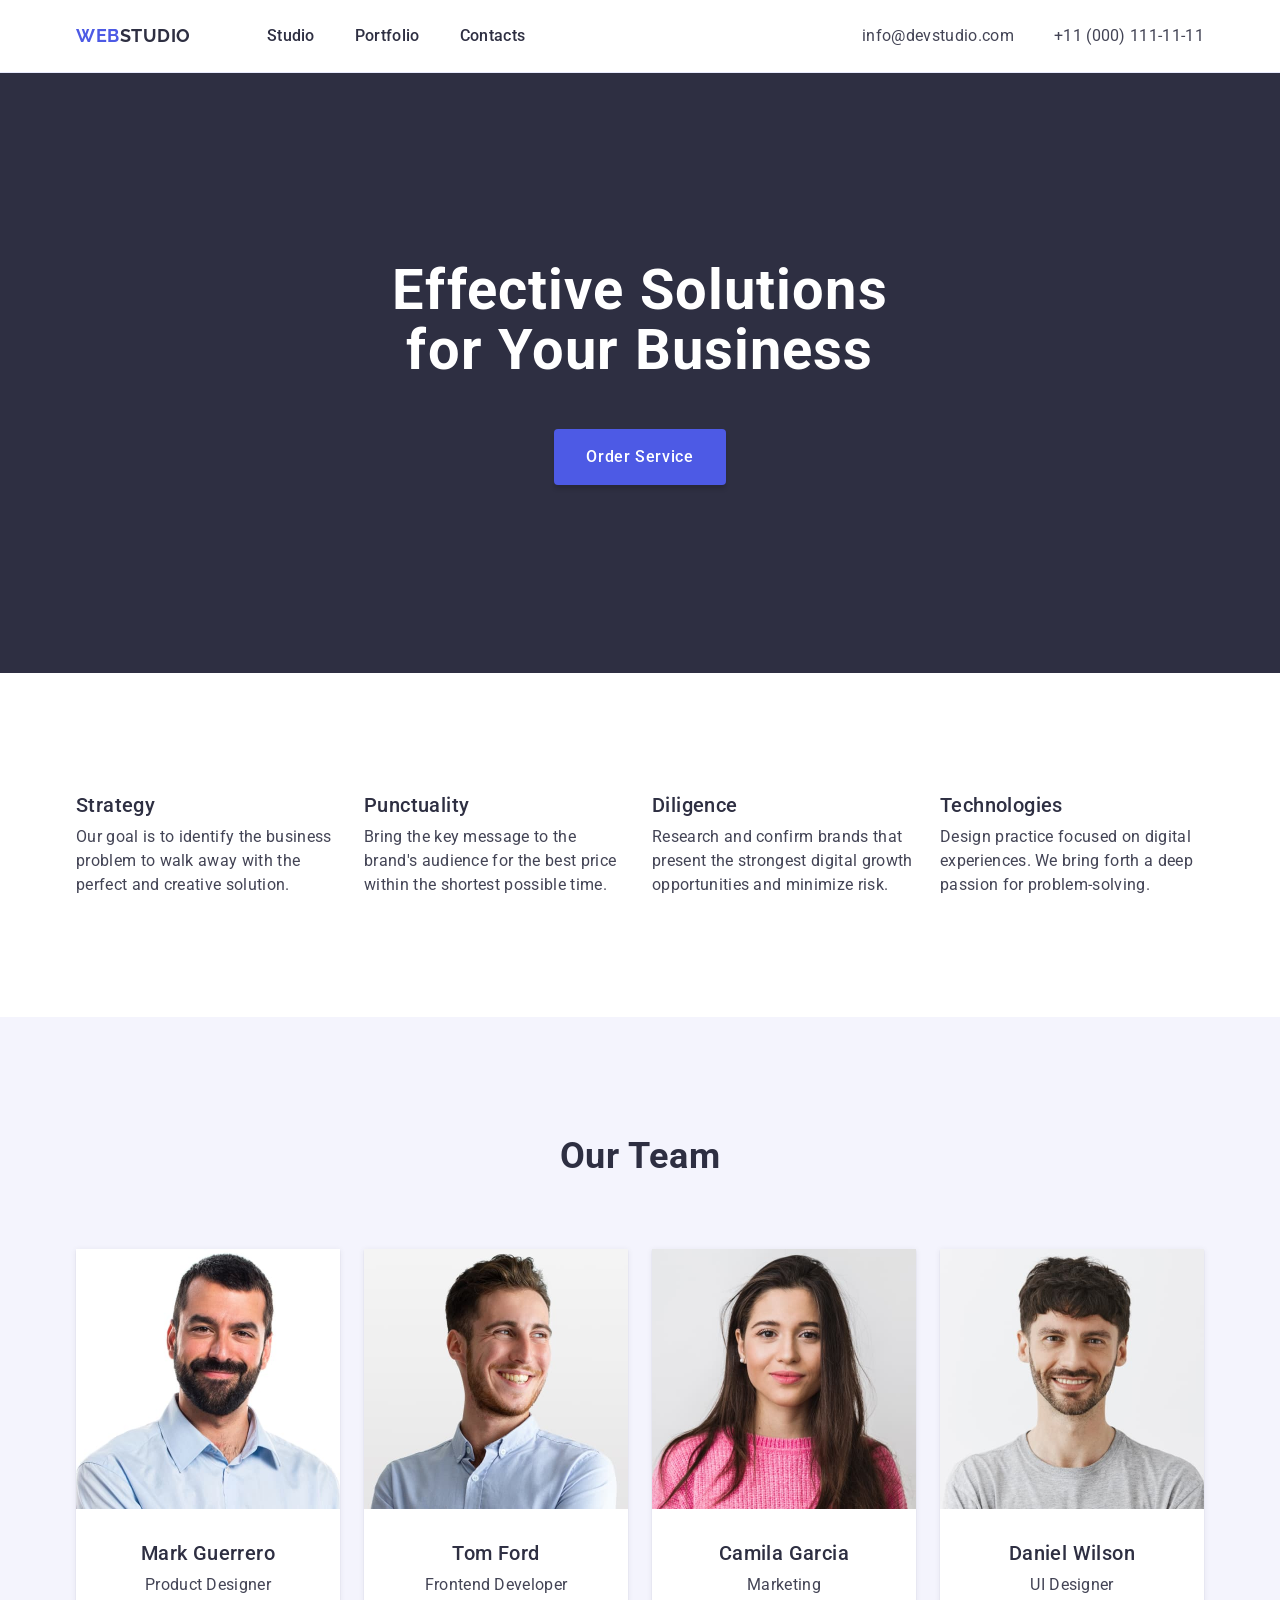
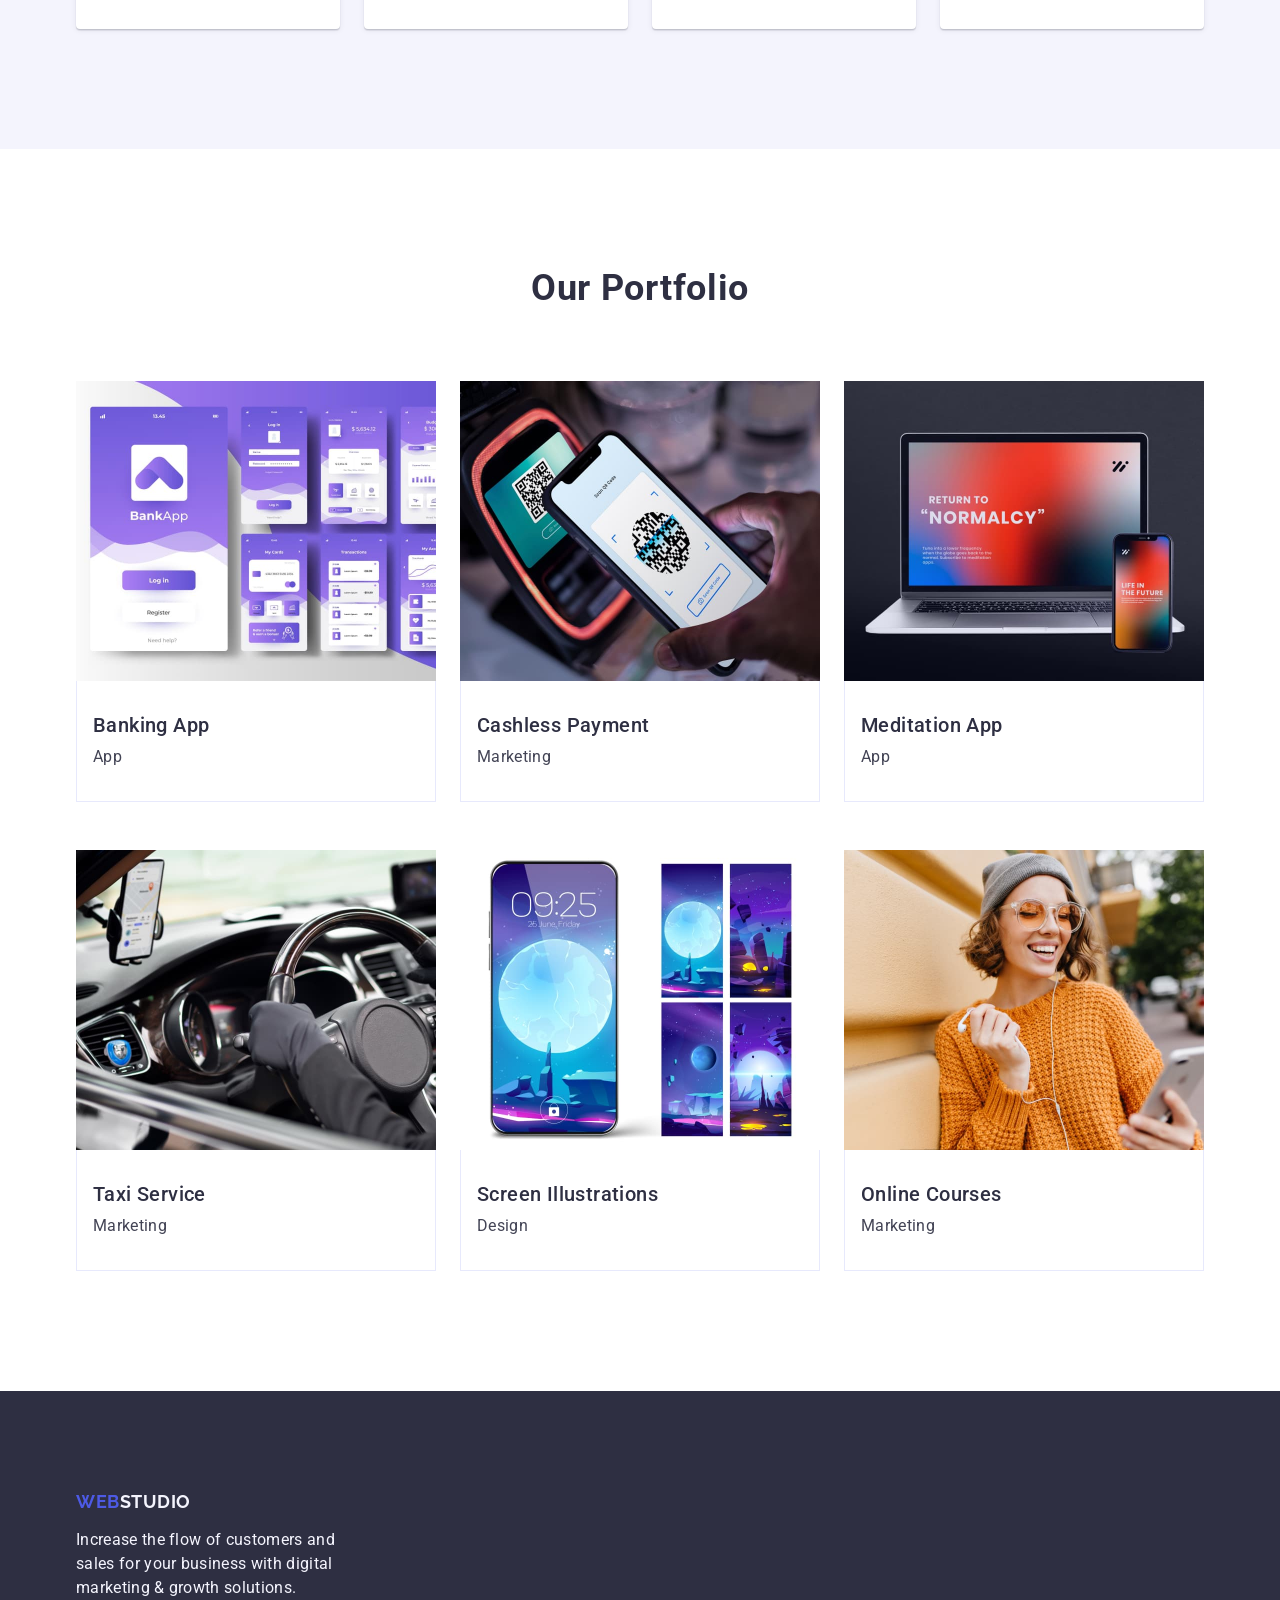
<file: index.html>
<!DOCTYPE html>
<html lang="en">

<head>
    <meta charset="UTF-8">
    <meta name="viewport" content="width=device-width, initial-scale=1.0">
    <title>Portfolio</title>
    <link rel="preconnect" href="https://fonts.googleapis.com">
    <link rel="preconnect" href="https://fonts.gstatic.com" crossorigin>
    <link href="https://fonts.googleapis.com/css2?family=Raleway:wght@700&family=Roboto:wght@400;500;700&display=swap"
        rel="stylesheet">
    <link rel="stylesheet" href="https://cdn.jsdelivr.net/npm/modern-normalize@2.0.0/modern-normalize.min.css">
    <link rel="stylesheet" href="./css/styles.css">
</head>

<body>
    <header class="header">
        <div class="container navig">
            <nav class="nav">
                <a class="logo-link" href="./index.html">Web<span class="logo-accent">Studio</span></a>
                <ul class="nav-list">
                    <li class="nav-item"><a class="nav-link" href="./index.html">Studio</a></li>
                    <li class="nav-item"><a class="nav-link" href="">Portfolio</a></li>
                    <li class="nav-item"><a class="nav-link" href="">Contacts</a></li>
                </ul>
            </nav>
            <address class="adres">
                <ul class="adres-list">
                    <li class="adres-item"><a class="adres-link" href="mailto:info@devstudio.com">info@devstudio.com</a>
                    </li>
                    <li class="adres-item"><a class="adres-link" href="tel:+110001111111">+11 (000) 111-11-11</a></li>
                </ul>
            </address>
        </div>
    </header>
    <main>
        <!-- ======= HERO SECTION ======= -->
        <section class="hero">
            <div class="container">
                <h1 class="hero-title">Effective Solutions for Your Business</h1>
                <button class="hero-but" type="button">Order Service</button>
            </div>
        </section>

        <!-- ======= BENEFITS SECTION ======= -->
        <section class="benef cont-pad">
            <div class="container">
                <h2 class="visually-hidden">Benefits</h2>
                <ul class="benef-list">
                    <li class="benef-item">
                        <h3 class="item-title">Strategy</h3>
                        <p class="item-p">Our goal is to identify the business problem to walk away with the perfect and
                            creative
                            solution.
                        </p>
                    </li>
                    <li class="benef-item">
                        <h3 class="item-title">Punctuality</h3>
                        <p class="item-p">Bring the key message to the brand's audience for the best price within the
                            shortest possible
                            time.
                        </p>
                    </li>
                    <li class="benef-item">
                        <h3 class="item-title">Diligence</h3>
                        <p class="item-p">Research and confirm brands that present the strongest digital growth
                            opportunities and minimize risk.
                        </p>
                    </li>
                    <li class="benef-item">
                        <h3 class="item-title">Technologies</h3>
                        <p class="item-p">Design practice focused on digital experiences. We bring forth a deep passion
                            for
                            problem-solving.
                        </p>
                    </li>
                </ul>
            </div>
        </section>

        <!-- ======= TEAM SECTION ======= -->
        <section class="team cont-pad">
            <div class="container">
                <h2 class="team-title">Our Team</h2>
                <ul class="team-list">
                    <li class="team-item">
                        <img class="team-img" src="./images/our-team/mark-guerrero.jpg" alt="Mark Guerrero" width="264">
                        <div class="item-hp">
                            <h3 class="item-title">Mark Guerrero</h3>
                            <p class="item-p">Product Designer</p>
                        </div>
                    </li>
                    <li class="team-item">
                        <img class="team-img" src="./images/our-team/tom-ford.jpg" alt="Tom Ford" width="264">
                        <div class="item-hp">
                            <h3 class="item-title">Tom Ford</h3>
                            <p class="item-p">Frontend Developer</p>
                        </div>
                    </li>
                    <li class="team-item">
                        <img class="team-img" src="./images/our-team/camila-garcia.jpg" alt="Camila Garcia" width="264">
                        <div class="item-hp">
                            <h3 class="item-title">Camila Garcia</h3>
                            <p class="item-p">Marketing</p>
                        </div>
                    </li>
                    <li class="team-item">
                        <img class="team-img" src="./images/our-team/daniel-wilson.jpg" alt="Daniel Wilson" width="264">
                        <div class="item-hp">
                            <h3 class="item-title">Daniel Wilson</h3>
                            <p class="item-p">UI Designer</p>
                        </div>
                    </li>
                </ul>
            </div>
        </section>

        <!-- ======= PORTFOLLIO SECTION ======= -->
        <section class="portf cont-pad">
            <div class="container">
                <h2 class="portf-title">Our Portfolio</h2>
                <ul class="portf-list">
                    <li class="portf-item">
                        <img class="portf-img" src="./images/our-portfolio/banking-app.jpg" alt="Mark Guerrero"
                            width="360">
                        <div class="portf-hp">
                            <h3 class="item-title">Banking App</h3>
                            <p class="item-p">App</p>
                        </div>
                    </li>
                    <li class="portf-item">
                        <img class="portf-img" src="./images/our-portfolio/cashless-payment.jpg" alt="Tom Ford"
                            width="360">
                        <div class="portf-hp">
                            <h3 class="item-title">Cashless Payment</h3>
                            <p class="item-p">Marketing</p>
                        </div>
                    </li>
                    <li class="portf-item">
                        <img class="portf-img" src="./images/our-portfolio/meditation-app.jpg" alt="Camila Garcia"
                            width="360">
                        <div class="portf-hp">
                            <h3 class="item-title">Meditation App</h3>
                            <p class="item-p">App</p>
                        </div>
                    </li>
                    <li class="portf-item">
                        <img class="portf-img" src="./images/our-portfolio/taxi-service.jpg" alt="Daniel Wilson"
                            width="360">
                        <div class="portf-hp">
                            <h3 class="item-title">Taxi Service</h3>
                            <p class="item-p">Marketing</p>
                        </div>
                    </li>
                    <li class="portf-item">
                        <img class="portf-img" src="./images/our-portfolio/screen-illustrations.jpg" alt="Daniel Wilson"
                            width="360">
                        <div class="portf-hp">
                            <h3 class="item-title">Screen Illustrations</h3>
                            <p class="item-p">Design</p>
                        </div>
                    </li>
                    <li class="portf-item">
                        <img class="portf-img" src="./images/our-portfolio/online-courses.jpg" alt="Daniel Wilson"
                            width="360">
                        <div class="portf-hp">
                            <h3 class="item-title">Online Courses</h3>
                            <p class="item-p">Marketing</p>
                        </div>
                    </li>
                </ul>
            </div>

        </section>
    </main>
    <footer class="foot">
        <div class="container">
            <a class="logof-link" href="./index.html">Web<span class="logof-sp">Studio</span></a>
            <p class="foot-p">
                Increase the flow of customers and sales for your business with digital marketing & growth solutions.
            </p>
        </div>
    </footer>
</body>
</html>
</file>
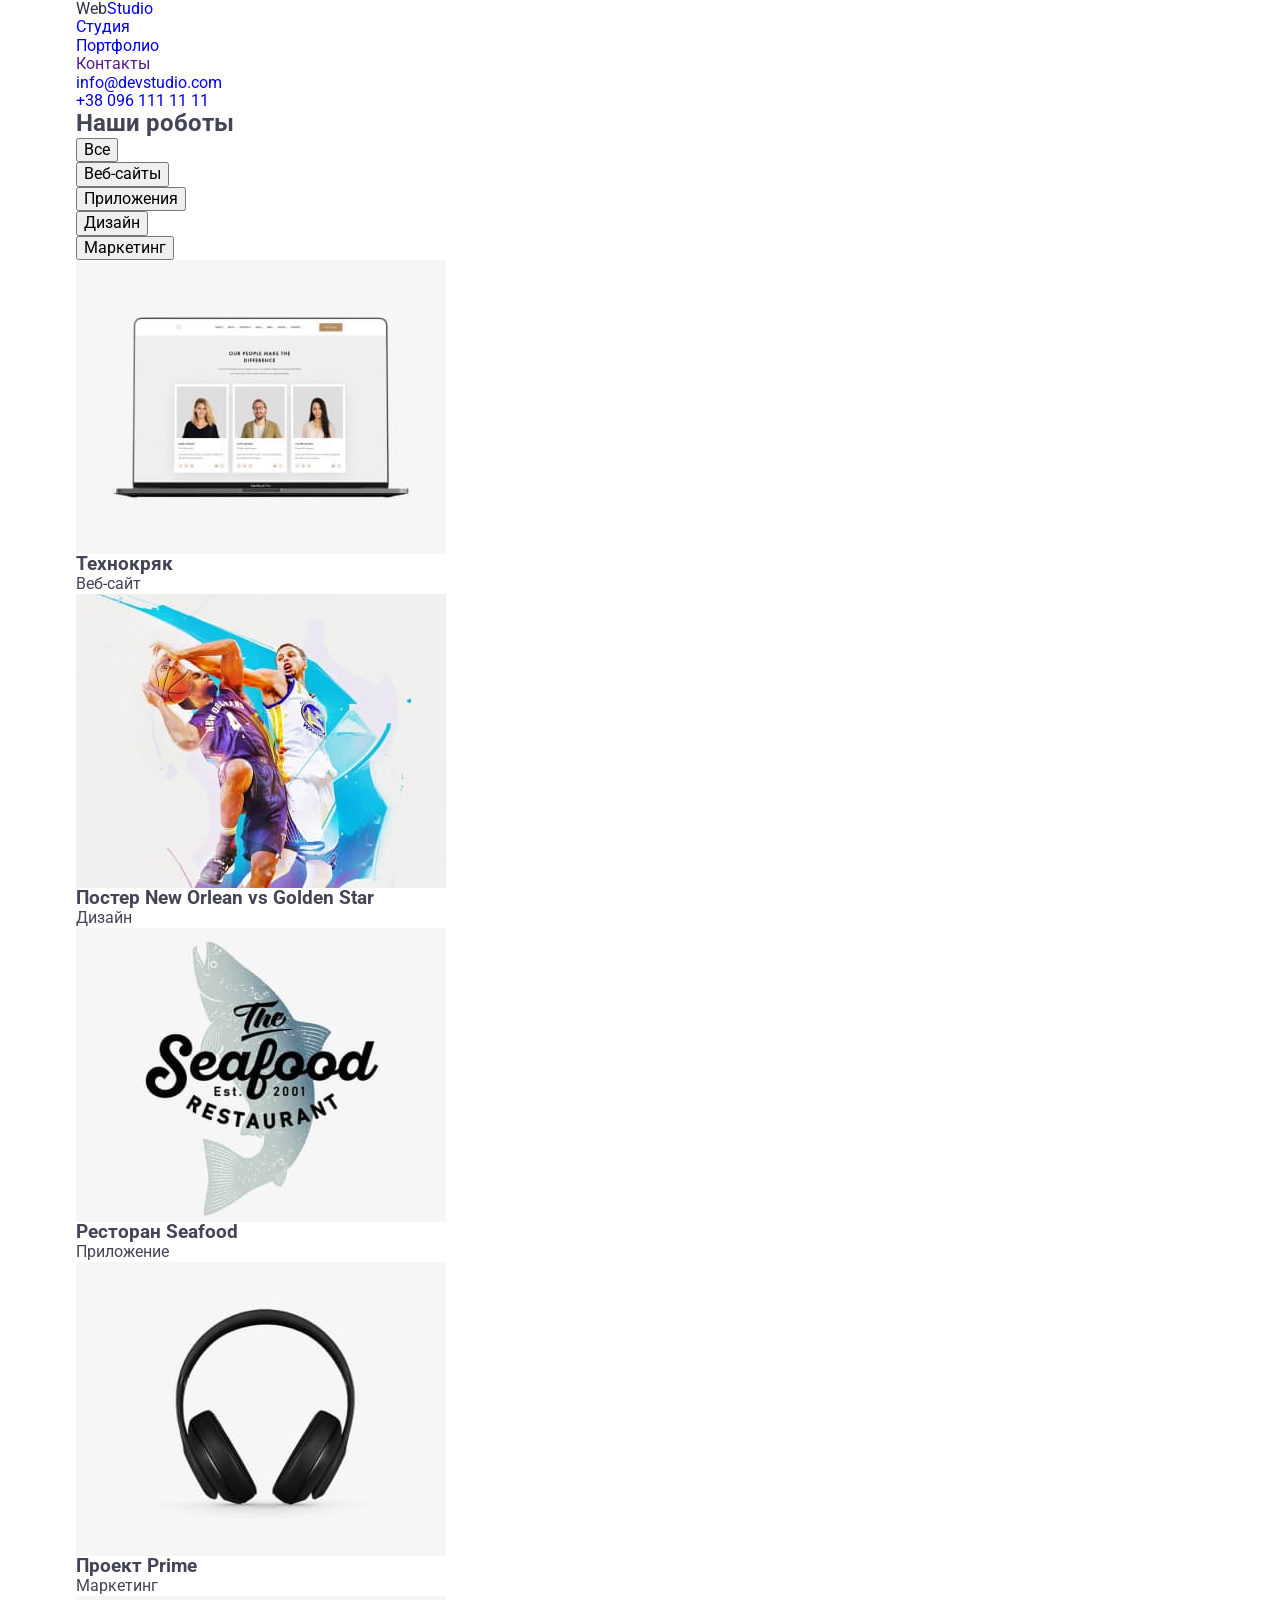
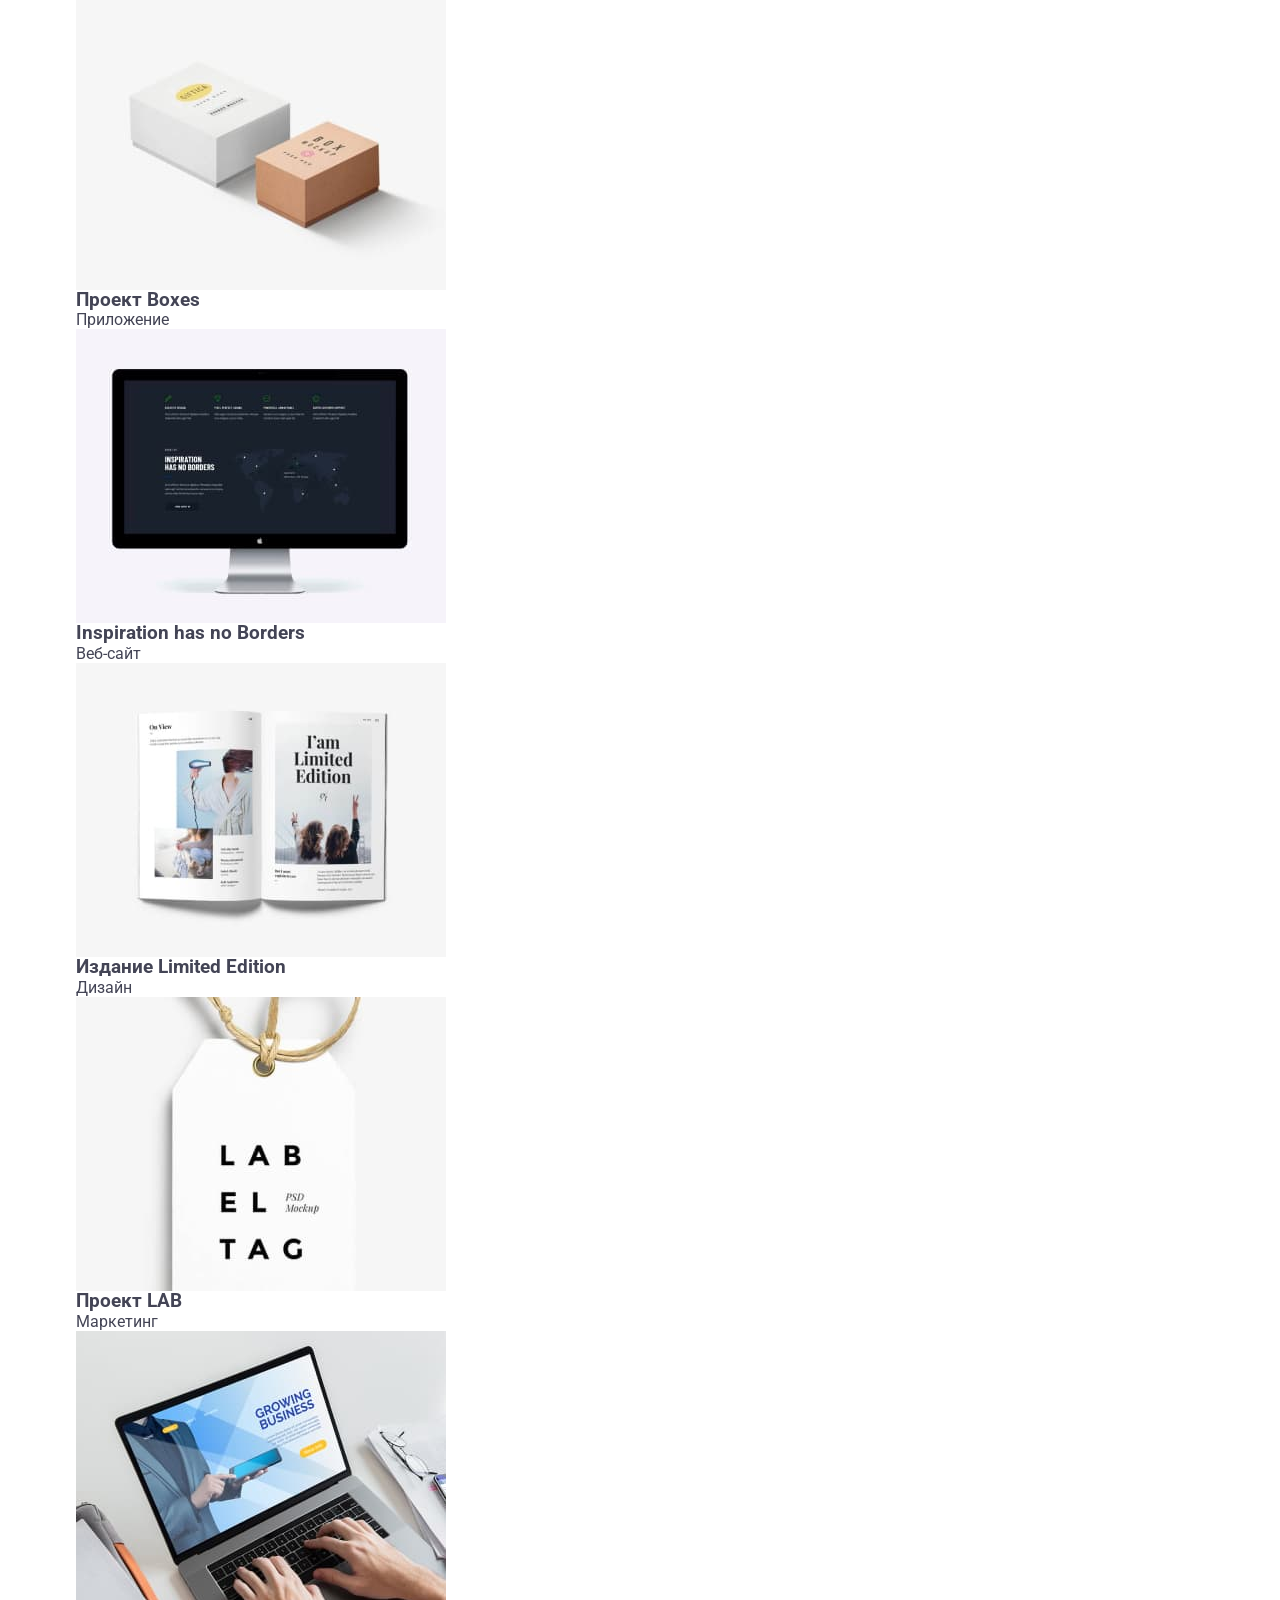
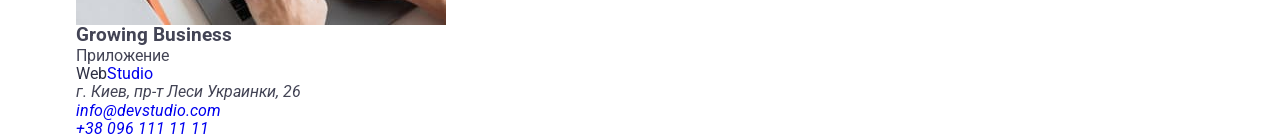
<file: portfolio.html>
<!DOCTYPE html>
<html lang="ru">
<head>
    <meta charset="UTF-8">
    <meta http-equiv="X-UA-Compatible" content="IE=edge">
    <meta name="viewport" content="width=device-width, initial-scale=1.0">
    <link rel="preconnect" href="https://fonts.googleapis.com">
    <link rel="preconnect" href="https://fonts.gstatic.com" crossorigin>
    <link href="https://fonts.googleapis.com/css2?family=Raleway:wght@700&family=Roboto:wght@400;500;700;900&display=swap" rel="stylesheet"> 
    <link rel="stylesheet" href="https://cdnjs.cloudflare.com/ajax/libs/modern-normalize/1.1.0/modern-normalize.min.css" integrity="sha512-wpPYUAdjBVSE4KJnH1VR1HeZfpl1ub8YT/NKx4PuQ5NmX2tKuGu6U/JRp5y+Y8XG2tV+wKQpNHVUX03MfMFn9Q==" crossorigin="anonymous" referrerpolicy="no-referrer" />
    <title>Портфолио</title>
    <link rel="stylesheet" href="./css/styles.css" />
</head>
<body class="page-portf">
    <header class="page-header">
        <div class="container">
            <nav class="main-nav">
                <a class="main-logo" href="./index.html">
                    <span class="logo-accent">Web</span>Studio
                </a>
                <ul class="main-nav list">
                    <li class="item"><a class="main-nav-li link" href="./index.html">Студия</a></li>
                    <li class="item"><a class="main-nav-li link current" href="./portfolio.html">Портфолио</a></li>
                    <li class="item"><a class="main-nav-li link" href="">Контакты</a></li>
                </ul>
                <ul class="contact list">
                    <li class="item"><a class="contact-li link" href="mailto:info@devstudio.com">info@devstudio.com</a></li>
                    <li class="item"><a class="contact-li link" href="tel:+380961111111">+38 096 111 11 11</a></li>
                </ul>
            </nav>
        </div>
    </header>
    <main>
        <section>
            <div class="container">
                <h1 class="main-title">Наши роботы</h1>
            <ul class="main-li list">
                <li class="item"><button class="main-btn" type="button">Все</button></li>
                <li class="item"><button class="main-btn" type="button">Веб-сайты</button> </li>
                <li class="item"><button class="main-btn" type="button">Приложения</button> </li>
                <li class="item"><button class="main-btn" type="button">Дизайн</button> </li>
                <li class="item"><button class="main-btn" type="button">Маркетинг</button> </li>
            </ul>
            <ul class="works-li list">
                <li class="item"><img class="main-img" src="./images/project1.jpg" alt="Ноутбук" width="370">
                <div class="workit">
                    <h3 class="name-project">Технокряк</h3>
                    <p>Веб-сайт</p>
                </div>
                </li>
                <li class="item"><img class="main-img" src="./images/project2.jpg" alt="Баскетболисты" width="370">
                <div class="workit">
                    <h3 class="name-project">Постер New Orlean vs Golden Star</h3>
                    <p>Дизайн</p>
                </div>
                </li>
                <li class="item"><img class="main-img" src="./images/project3.jpg" alt="Рыба" width="370">
                <div class="workit">
                    <h3 class="name-project">Ресторан Seafood</h3>
                    <p>Приложение</p>
                </div>
                </li>
                <li class="item"><img class="main-img" src="./images/project4.jpg" alt="Наушники" width="370">
                <div class="workit">
                    <h3 class="name-project">Проект Prime</h3>
                    <p>Маркетинг</p>
                </div>
                </li>
                <li class="item"><img class="main-img" src="./images/project5.jpg" alt="Коробки" width="370">
                <div class="workit">
                    <h3 class="name-project">Проект Boxes</h3>
                    <p>Приложение</p>
                </div>
                </li>
                <li class="item"><img class="main-img" src="./images/project6.jpg" alt="Компьютер" width="370">
                <div class="workit">
                    <h3 class="name-project">Inspiration has no Borders</h3>
                    <p>Веб-сайт</p>
                </div>
                </li>
                <li class="item"><img class="main-img" src="./images/project7.jpg" alt="Книга" width="370">
                <div class="workit">
                    <h3 class="name-project">Издание Limited Edition</h3>
                    <p>Дизайн</p>
                </div>
                </li>
                <li class="item"><img class="main-img" src="./images/project8.jpg" alt="Бирка" width="370">
                <div class="workit">
                    <h3 class="name-project">Проект LAB</h3>
                    <p>Маркетинг</p>
                </div>
                </li>
                <li class="item"><img class="main-img" src="./images/project9.jpg" alt="Ноутбук" width="370">
                <div class="workit">
                    <h3 class="name-project">Growing Business</h3>
                    <p>Приложение</p>
                </div>
                </li>
            </ul>
            </div>
        </section>
    </main>
    <footer>
        <div class="container">
            <div class="foot-log">
                <a class="footer-logo" href="./index.html">
                    <span class="logo-accent">Web</span>Studio
                </a>
            </div>
                <address class="adress-foot">
                    <ul class="adrfoo list">
                        <li class="foter-adress">г. Киев, пр-т Леси Украинки, 26</li>
                        <li><a class="adress-lnk link" href="mailto:info@devstudio.com">info@devstudio.com</a></li>
                        <li><a class="adress-lnk link" href="tel:+380961111111">+38 096 111 11 11</a></li>
                    </ul>
                </address>
        </div>
    </footer>
</body>
</html>
</file>
<file: css/styles.css>
body {
    font-family: "Roboto", sans-serif;
    background-color: #ffffff;
    color: #434455;
}

*,
*::before,
*::after {
    box-sizing: border-box;
}

ul,
ol {
    list-style-type: none;
    margin: 0;
    padding: 0;
}

a {
    text-decoration: none;
}

button {
    cursor: pointer;
}

h1,
h2,
h3,
h4,
h5,
h6,
p {
    margin-top: 0;
    margin-bottom: 0;
}

img {
    display: block;
    max-width: 100%;
}

.container {
    width: 1158px;
    padding: 0 15px;
    margin: 0 auto;
}
.cont-pad {
    padding-top: 120px;
    padding-bottom: 120px;
}

/* ======= HEADER SECTION =======*/
.header {
    display: flex;
    align-items: center;
    border-bottom: 1px solid #e7e9fc;
}
.nav {
    display: flex;
    align-items: center;
}
.logo-accent {
    color: #2e2f42;
}
.nav-list {
    display: flex;
    gap: 40px;
}
.navig {
    display: flex;
    justify-content: space-between;
}
.logo-link {
    font-family: "Raleway", sans-serif;
    font-weight: 700;
    font-size: 18px;
    line-height: 1.17;
    letter-spacing: 0.03em;
    text-transform: uppercase;
    color: #4d5ae5;
    padding-top: 24px;
    margin-bottom: 24px;
    margin-right: 76px;
}
.nav-link {
    font-weight: 500;
    font-size: 16px;
    letter-spacing: 0.02em;
    line-height: 1.5;
    color: #2e2f42;
    padding: 24px 0;
    display: block;
}
.nav-link:hover,
.nav-link:focus {
    color: #404bbf;
}
.nav-item {
    letter-spacing: 0.02em;
    color: #2e2f42;
}
.adres {
    font-style: normal;
}
.adres-list {
    display: flex;
    gap: 40px;
    justify-content: flex-end;
}
.adres-link {
    font-weight: 400;
    font-size: 16px;
    line-height: 1.5;
    letter-spacing: 0.02em;
    color: #434455;
}
.adres-link:hover,
.adres-link:focus {
    color: #404bbf;
}
.adres-item {
    padding: 24px 0;
}

main {
    flex-grow: 1;
}

/* ======= HERO SECTION =======*/
.hero {
    padding-top: 188px;
    padding-bottom: 188px;
    background: #2e2f42;
    text-align: center;
    max-width: 1440px;
    margin-left: auto;
    margin-right: auto;
}
.hero-title {
    font-weight: 700;
    font-size: 56px;
    line-height: 1.07;
    letter-spacing: 0.02em;
    text-align: center;
    color: #ffffff;
    max-width: 496px;
    padding-top: 0;
    padding-bottom: 48px;
    margin-right: auto;
    margin-left: auto;
}
.hero-but {
    font-weight: 500;
    font-size: 16px;
    line-height: 1.5;
    letter-spacing: 0.04em;
    color: #ffffff;
    background: #4d5ae5;
    box-shadow: 0 4px 4px 0 rgba(0, 0, 0, 0.15);
    border: 0;
    border-radius: 4px;
    padding: 16px 32px;
    margin: 0 auto;
    display: block;
    min-width: 169px;
}
.hero-but:hover,
.hero-but:focus {
    background: #404bbf;
}

/* ======= BENEFITS SECTION ======= */
.visually-hidden {
    position: absolute;
    width: 1px;
    height: 1px;
    margin: -1px;
    border: 0;
    padding: 0;
    white-space: nowrap;
    clip-path: inset(100%);
    clip: rect(0 0 0 0);
    overflow: hidden;
}
.benef-list {
    display: flex;
    gap: 24px;
}
.benef-item {
    flex-basis: calc((100% - 72px) / 4);
}
.item-title {
    font-weight: 500;
    font-size: 20px;
    line-height: 1.2;
    letter-spacing: 0.02em;
    color: #2e2f42;
    margin-bottom: 8px;
}
.item-p {
    font-weight: 400;
    font-size: 16px;
    line-height: 1.5;
    letter-spacing: 0.02em;
}

/* ======= TEAM SECTION ======= */
.team {
    background: #f4f4fd;
}
.team-item {
    background-color: #FFFFFF;
    flex-basis: calc((100% - 72px) / 4);
    box-shadow: 0 2px 1px 0 rgba(46, 47, 66, 0.08), 0 1px 1px 0 rgba(46, 47, 66, 0.16), 0 1px 6px 0 rgba(46, 47, 66, 0.08);
    border-radius: 0 0 4px 4px;
}
.team-list {
    display: flex;
    gap: 24px;
}
.item-hp {
    text-align: center;
    padding-top: 32px;
    padding-bottom: 32px;
}
.team-title {
    font-weight: 700;
    font-size: 36px;
    line-height: 1.11;
    letter-spacing: 0.02em;
    text-align: center;
    text-transform: capitalize;
    color: #2e2f42;
    margin-bottom: 72px;
}

/* ======= PORTFOLLIO SECTION ======= */
.portf-title {
    font-weight: 700;
    font-size: 36px;
    line-height: 1.11;
    letter-spacing: 0.02em;
    text-align: center;
    text-transform: capitalize;
    color: #2e2f42;
    margin-bottom: 72px;
}
.portf-list {
    display: flex;
    gap: 24px;
    row-gap: 48px;
    flex-wrap: wrap;
}
.portf-item {
    flex-basis: calc((100% - 48px) / 3);
}
.portf-hp {
    border-bottom: 1px solid #e7e9fc;
    border-left: 1px solid #e7e9fc;
    border-right: 1px solid #e7e9fc;
    padding: 32px 16px;
}

/* ======= FOOTER SECTION ======= */
.foot {
    background-color: #2e2f42;
    color: #f4f4fd;
    padding-top: 100px;
    padding-bottom: 100px;
}
.logof-link {
    font-family: "Raleway", sans-serif;
    font-weight: 700;
    font-size: 18px;
    line-height: 1.17;
    letter-spacing: 0.03em;
    text-transform: uppercase;
    color: #4d5ae5;
    display: inline-block;
    margin-bottom: 16px;
}
.logof-sp {
    color: #f4f4fd;
}
.foot-p {
    font-weight: 400;
    font-size: 16px;
    line-height: 1.5;
    letter-spacing: 0.02em;
    color: #f4f4fd;
    width: 264px;
}
</file>
